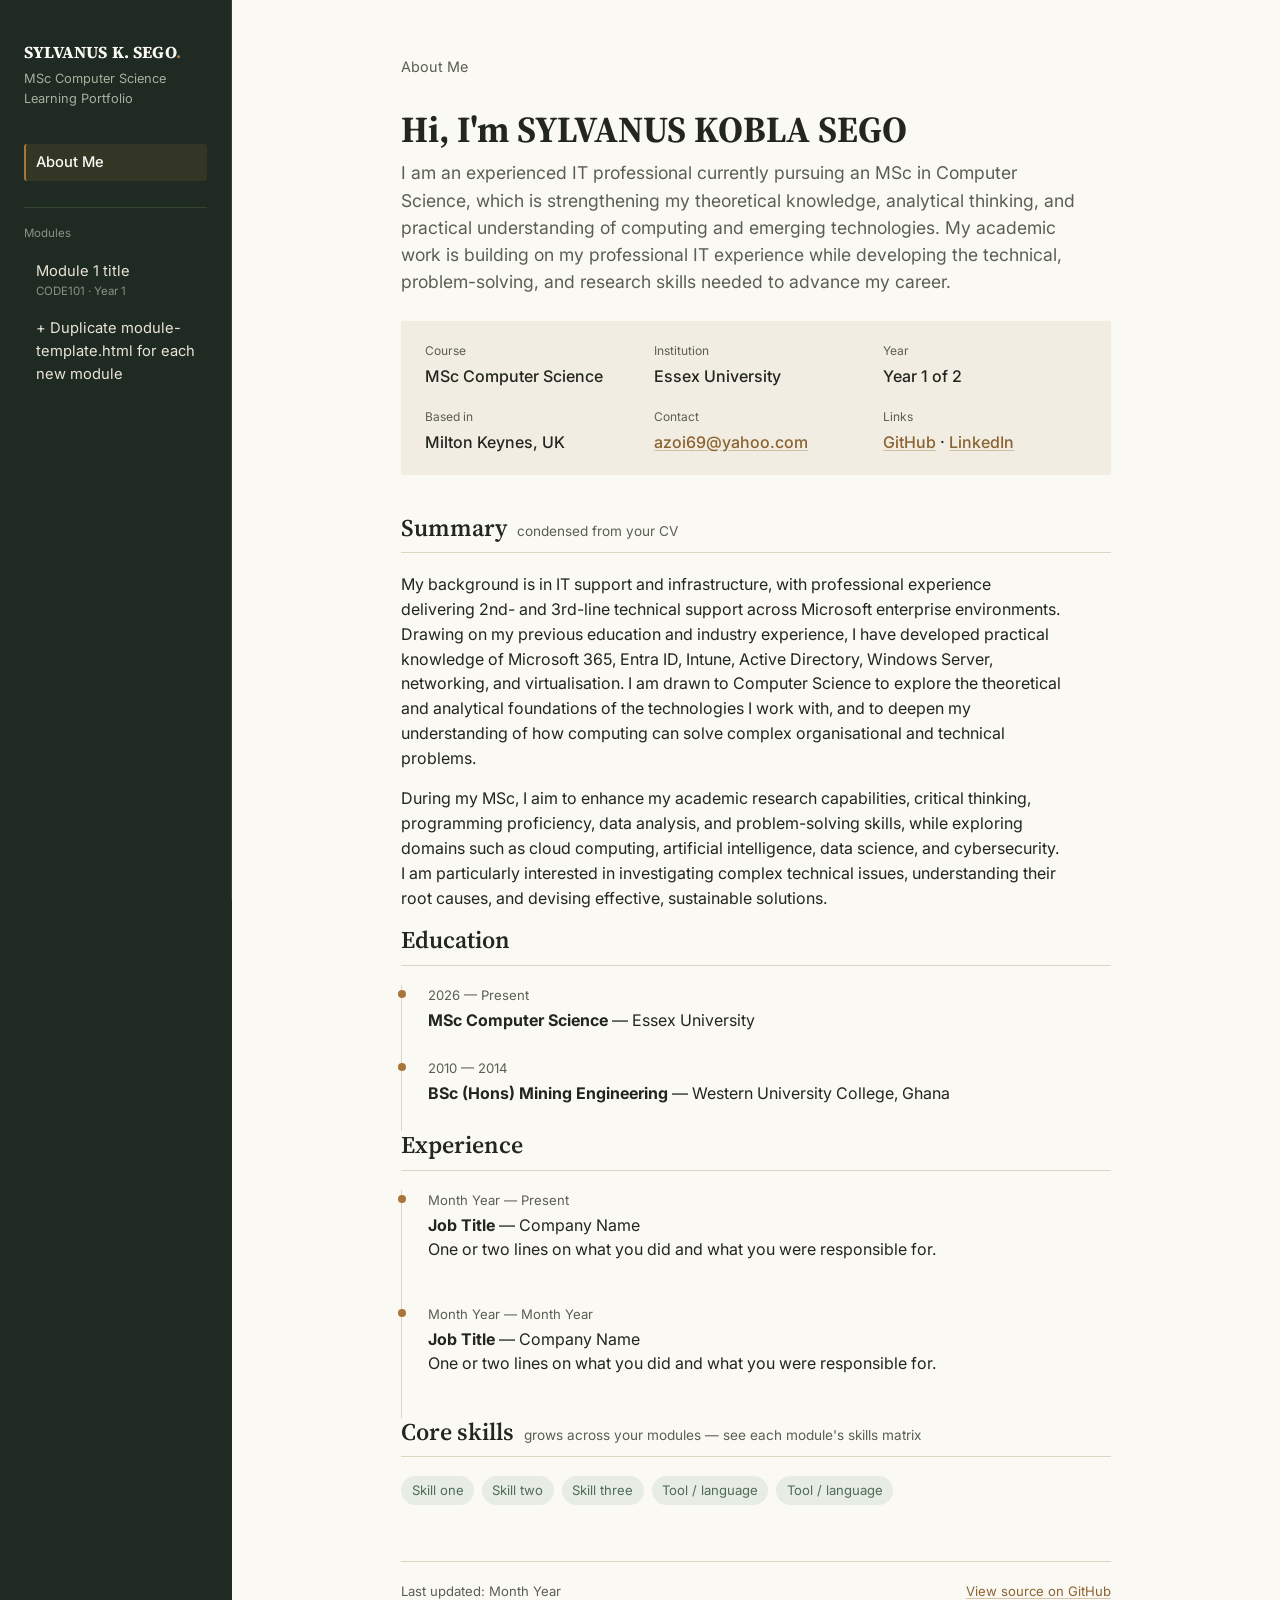
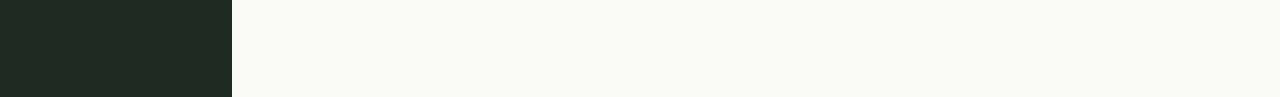
<file: index.html>
<!DOCTYPE html>
<html lang="en">
<head>
<meta charset="UTF-8">
<meta name="viewport" content="width=device-width, initial-scale=1.0">
<title>About Me — Learning Portfolio</title>
<link rel="stylesheet" href="styles.css">
</head>
<body>
<div class="shell">

  <!-- ============ SPINE / NAV — copy this block, unchanged, onto every page ============ -->
  <aside class="spine">
    <p class="spine__mark">SYLVANUS K. SEGO<span>.</span></p>
    <p class="spine__role">MSc Computer Science 
      Learning Portfolio</p>

    <nav aria-label="Portfolio navigation">
      <ul>
        <li><a href="index.html" class="is-current">About Me</a></li>
      </ul>

      <p class="spine__section-label">Modules</p>
      <ul>
        <li>
          <a href="module-1.html">
            Module 1 title
            <span class="spine__module-code">CODE101 · Year 1</span>
          </a>
        </li>
        <li>
          <a href="module-template.html">
            + Duplicate module-template.html for each new module
          </a>
        </li>
      </ul>
    </nav>
  </aside>
  <!-- ============ END SPINE ============ -->

  <main class="page">
    <div class="page__inner">

      <p class="kicker">About Me</p>
      <h1>Hi, I'm SYLVANUS KOBLA SEGO</h1>
      <p class="lede">
        I am an experienced IT professional currently pursuing an MSc in Computer Science, 
        which is strengthening my theoretical knowledge, analytical thinking, and practical 
        understanding of computing and emerging technologies. My academic work is building on 
        my professional IT experience while developing the technical, problem-solving, and 
        research skills needed to advance my career.
      </p>

      <dl class="meta-grid">
        <div>
          <dt>Course</dt>
          <dd>MSc Computer Science</dd>
        </div>
        <div>
          <dt>Institution</dt>
          <dd>Essex University</dd>
        </div>
        <div>
          <dt>Year</dt>
          <dd>Year 1 of 2</dd>
        </div>
        <div>
          <dt>Based in</dt>
          <dd>Milton Keynes, UK</dd>
        </div>
        <div>
          <dt>Contact</dt>
          <dd><a href="mailto:azoi69@yahoo.com">azoi69@yahoo.com</a></dd>
        </div>
        <div>
          <dt>Links</dt>
          <dd><a href="https://github.com/siva-tadigh">GitHub</a> · <a href="https://linkedin.com/in/yourusername">LinkedIn</a></dd>
        </div>
      </dl>

      <section>
        <div class="section-heading">
          <h2>Summary</h2>
          <span class="hint">condensed from your CV</span>
        </div>
        <p>
          My background is in IT support and infrastructure, with professional experience 
          delivering 2nd- and 3rd-line technical support across Microsoft enterprise 
          environments. Drawing on my previous education and industry experience, I have developed 
          practical knowledge of Microsoft 365, Entra ID, Intune, Active Directory, Windows 
          Server, networking, and virtualisation. I am drawn to Computer Science to explore the 
          theoretical and analytical foundations of the technologies I work with, and to
          deepen my understanding of how computing can solve complex organisational and 
          technical problems.
        </p>
        <p>
         During my MSc, I aim to enhance my academic research capabilities, critical thinking,
         programming proficiency, data analysis, and problem-solving skills, while exploring 
         domains such as cloud computing, artificial intelligence, data science, and 
         cybersecurity. I am particularly interested in investigating complex technical 
         issues, understanding their root causes, and devising effective, sustainable solutions.
        </p>
      </section>

      <section>
        <div class="section-heading">
          <h2>Education</h2>
        </div>
        <ul class="timeline">
          <li>
            <span class="when">2026 — Present</span>
            <strong>MSc Computer Science</strong> — Essex University
          </li>
          <li>
            <span class="when">2010 — 2014</span>
            <strong>BSc (Hons) Mining Engineering</strong> — Western University College, Ghana
          </li>
        </ul>
      </section>

      <section>
        <div class="section-heading">
          <h2>Experience</h2>
        </div>
        <ul class="timeline">
          <li>
            <span class="when">Month Year — Present</span>
            <strong>Job Title</strong> — Company Name
            <p>One or two lines on what you did and what you were responsible for.</p>
          </li>
          <li>
            <span class="when">Month Year — Month Year</span>
            <strong>Job Title</strong> — Company Name
            <p>One or two lines on what you did and what you were responsible for.</p>
          </li>
        </ul>
      </section>

      <section>
        <div class="section-heading">
          <h2>Core skills</h2>
          <span class="hint">grows across your modules — see each module's skills matrix</span>
        </div>
        <div class="tag-row">
          <span class="tag">Skill one</span>
          <span class="tag">Skill two</span>
          <span class="tag">Skill three</span>
          <span class="tag">Tool / language</span>
          <span class="tag">Tool / language</span>
        </div>
      </section>

      <footer class="page-footer">
        <span>Last updated: Month Year</span>
        <span><a href="https://github.com/yourusername/yourrepo">View source on GitHub</a></span>
      </footer>

    </div>
  </main>
</div>
</body>
</html>
</file>
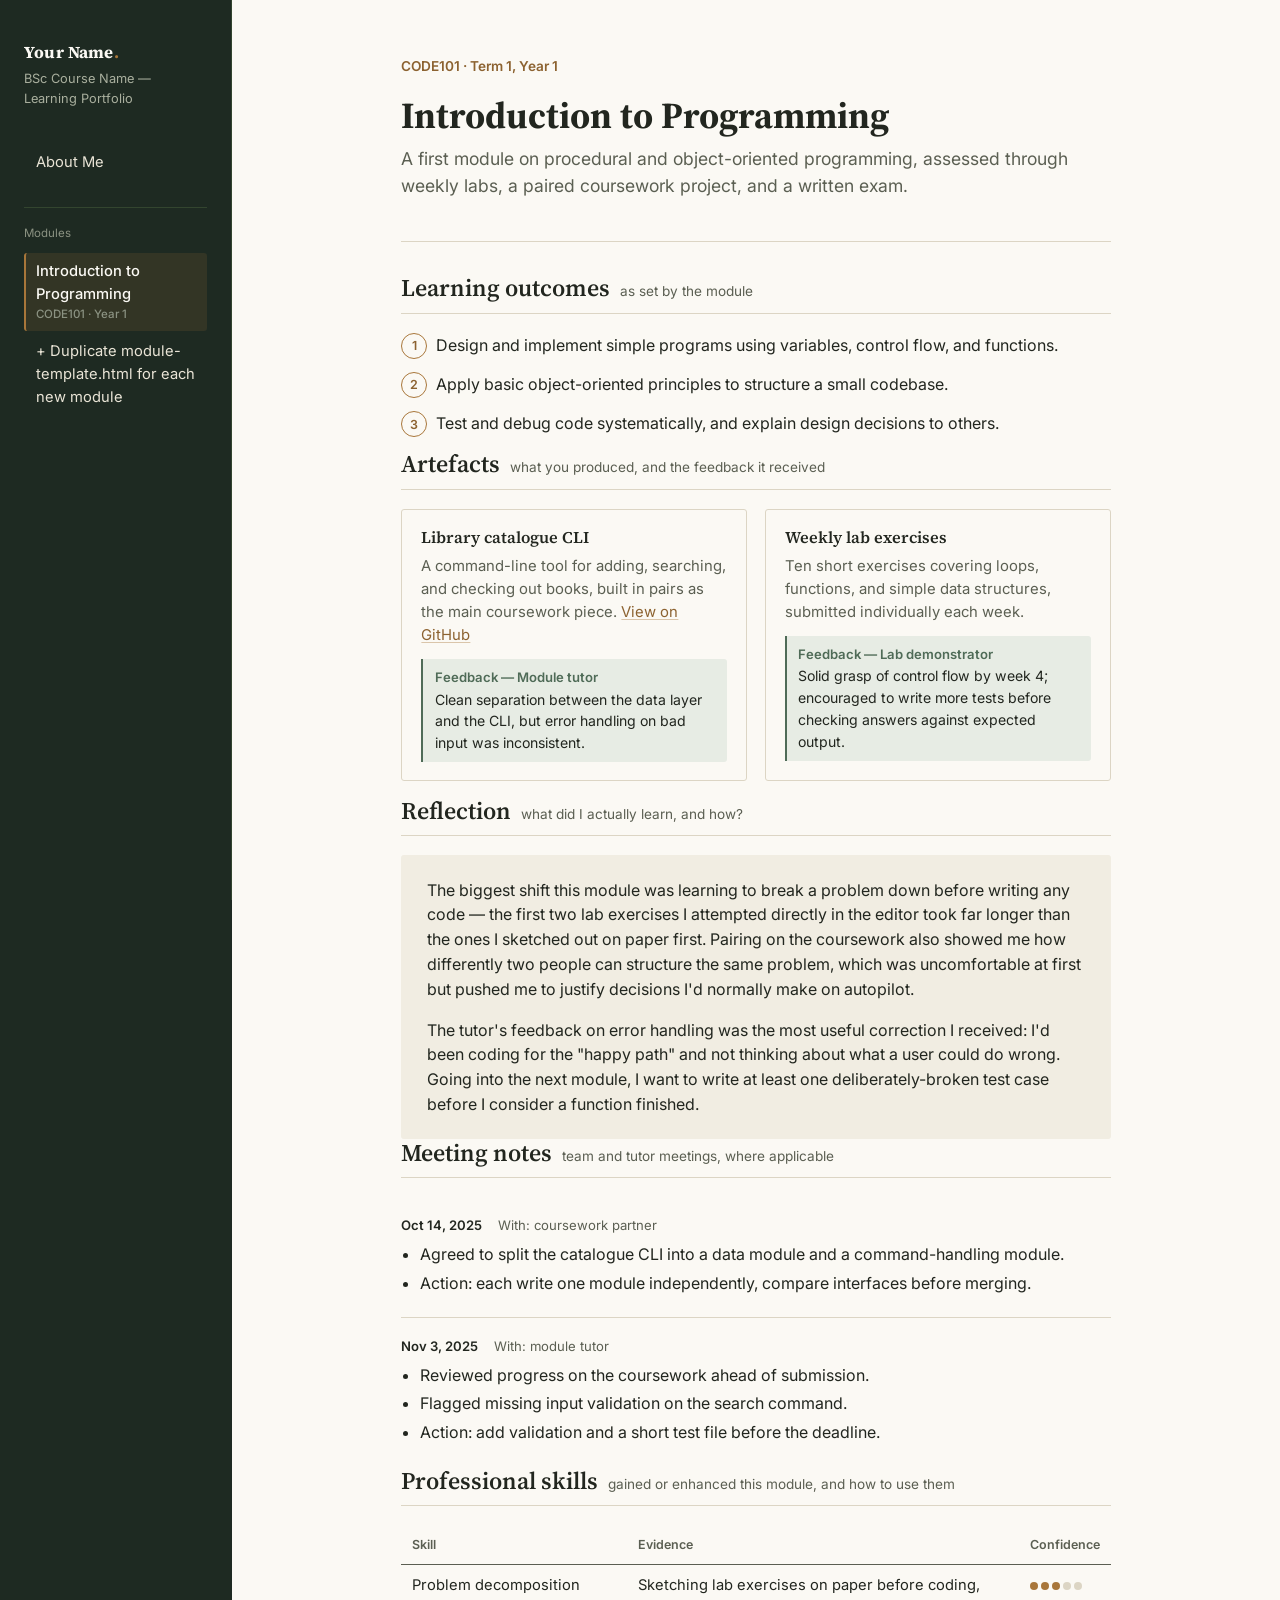
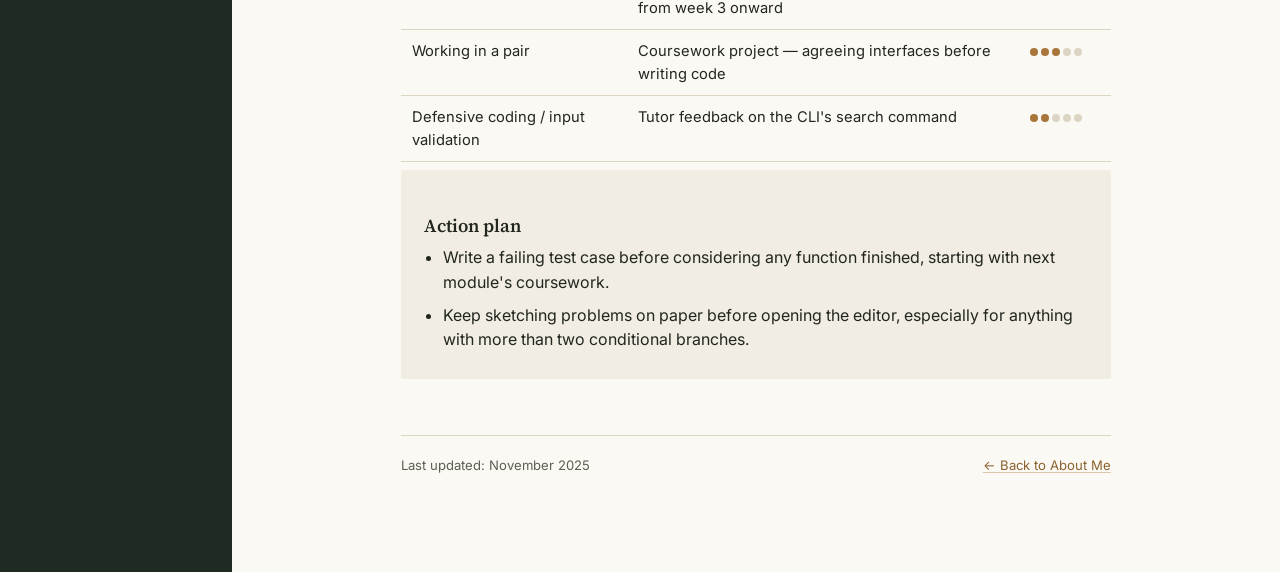
<file: module-1.html>
<!DOCTYPE html>
<html lang="en">
<head>
<meta charset="UTF-8">
<meta name="viewport" content="width=device-width, initial-scale=1.0">
<title>Introduction to Programming — Learning Portfolio</title>
<link rel="stylesheet" href="styles.css">
</head>
<body>
<div class="shell">

  <!-- ============ SPINE / NAV ============
       Copy this whole block onto every page. Only change which <li> has
       class="is-current", and add a new <li> here whenever you add a module. -->
  <aside class="spine">
    <p class="spine__mark">Your Name<span>.</span></p>
    <p class="spine__role">BSc Course Name — Learning Portfolio</p>

    <nav aria-label="Portfolio navigation">
      <ul>
        <li><a href="index.html">About Me</a></li>
      </ul>

      <p class="spine__section-label">Modules</p>
      <ul>
        <li>
          <a href="module-1.html" class="is-current">
            Introduction to Programming
            <span class="spine__module-code">CODE101 · Year 1</span>
          </a>
        </li>
        <li>
          <a href="module-template.html">
            + Duplicate module-template.html for each new module
          </a>
        </li>
      </ul>
    </nav>
  </aside>
  <!-- ============ END SPINE ============ -->

  <main class="page">
    <div class="page__inner">

      <div class="module-header">
        <p class="code">CODE101 · Term 1, Year 1</p>
        <h1>Introduction to Programming</h1>
        <p class="lede">
          A first module on procedural and object-oriented programming, assessed
          through weekly labs, a paired coursework project, and a written exam.
        </p>
      </div>

      <!-- 1. LEARNING OUTCOMES ================================================= -->
      <section id="outcomes">
        <div class="section-heading">
          <h2>Learning outcomes</h2>
          <span class="hint">as set by the module</span>
        </div>
        <ol class="outcome-list">
          <li>Design and implement simple programs using variables, control flow, and functions.</li>
          <li>Apply basic object-oriented principles to structure a small codebase.</li>
          <li>Test and debug code systematically, and explain design decisions to others.</li>
        </ol>
      </section>

      <!-- 2. ARTEFACTS ========================================================== -->
      <section id="artefacts">
        <div class="section-heading">
          <h2>Artefacts</h2>
          <span class="hint">what you produced, and the feedback it received</span>
        </div>
        <div class="artefact-grid">

          <article class="artefact-card">
            <h3>Library catalogue CLI</h3>
            <p class="desc">
              A command-line tool for adding, searching, and checking out books, built
              in pairs as the main coursework piece.
              <a href="https://github.com/yourusername/library-cli">View on GitHub</a>
            </p>
            <div class="feedback">
              <span class="who">Feedback — Module tutor</span>
              Clean separation between the data layer and the CLI, but error handling
              on bad input was inconsistent.
            </div>
          </article>

          <article class="artefact-card">
            <h3>Weekly lab exercises</h3>
            <p class="desc">
              Ten short exercises covering loops, functions, and simple data structures,
              submitted individually each week.
            </p>
            <div class="feedback">
              <span class="who">Feedback — Lab demonstrator</span>
              Solid grasp of control flow by week 4; encouraged to write more tests
              before checking answers against expected output.
            </div>
          </article>

        </div>
      </section>

      <!-- 3. REFLECTIVE PIECE =================================================== -->
      <section id="reflection">
        <div class="section-heading">
          <h2>Reflection</h2>
          <span class="hint">what did I actually learn, and how?</span>
        </div>
        <div class="reflection">
          <p>
            The biggest shift this module was learning to break a problem down before
            writing any code — the first two lab exercises I attempted directly in the
            editor took far longer than the ones I sketched out on paper first.
            Pairing on the coursework also showed me how differently two people can
            structure the same problem, which was uncomfortable at first but pushed me
            to justify decisions I'd normally make on autopilot.
          </p>
          <p>
            The tutor's feedback on error handling was the most useful correction I
            received: I'd been coding for the "happy path" and not thinking about what
            a user could do wrong. Going into the next module, I want to write at least
            one deliberately-broken test case before I consider a function finished.
          </p>
        </div>
      </section>

      <!-- 4. MEETING NOTES ====================================================== -->
      <section id="meetings">
        <div class="section-heading">
          <h2>Meeting notes</h2>
          <span class="hint">team and tutor meetings, where applicable</span>
        </div>

        <div class="log-entry">
          <div class="log-entry__meta">
            <span class="date">Oct 14, 2025</span>
            <span>With: coursework partner</span>
          </div>
          <ul>
            <li>Agreed to split the catalogue CLI into a data module and a command-handling module.</li>
            <li>Action: each write one module independently, compare interfaces before merging.</li>
          </ul>
        </div>

        <div class="log-entry">
          <div class="log-entry__meta">
            <span class="date">Nov 3, 2025</span>
            <span>With: module tutor</span>
          </div>
          <ul>
            <li>Reviewed progress on the coursework ahead of submission.</li>
            <li>Flagged missing input validation on the search command.</li>
            <li>Action: add validation and a short test file before the deadline.</li>
          </ul>
        </div>
      </section>

      <!-- 5. PROFESSIONAL SKILLS MATRIX + ACTION PLAN ========================== -->
      <section id="skills">
        <div class="section-heading">
          <h2>Professional skills</h2>
          <span class="hint">gained or enhanced this module, and how to use them</span>
        </div>

        <table class="skills-matrix">
          <thead>
            <tr>
              <th>Skill</th>
              <th>Evidence</th>
              <th>Confidence</th>
            </tr>
          </thead>
          <tbody>
            <tr>
              <td>Problem decomposition</td>
              <td>Sketching lab exercises on paper before coding, from week 3 onward</td>
              <td>
                <span class="rating" aria-label="3 out of 5">
                  <i class="filled"></i><i class="filled"></i><i class="filled"></i><i></i><i></i>
                </span>
              </td>
            </tr>
            <tr>
              <td>Working in a pair</td>
              <td>Coursework project — agreeing interfaces before writing code</td>
              <td>
                <span class="rating" aria-label="3 out of 5">
                  <i class="filled"></i><i class="filled"></i><i class="filled"></i><i></i><i></i>
                </span>
              </td>
            </tr>
            <tr>
              <td>Defensive coding / input validation</td>
              <td>Tutor feedback on the CLI's search command</td>
              <td>
                <span class="rating" aria-label="2 out of 5">
                  <i class="filled"></i><i class="filled"></i><i></i><i></i><i></i>
                </span>
              </td>
            </tr>
          </tbody>
        </table>

        <div class="action-plan">
          <h3>Action plan</h3>
          <ul>
            <li>Write a failing test case before considering any function finished, starting with next module's coursework.</li>
            <li>Keep sketching problems on paper before opening the editor, especially for anything with more than two conditional branches.</li>
          </ul>
        </div>
      </section>

      <footer class="page-footer">
        <span>Last updated: November 2025</span>
        <span><a href="index.html">← Back to About Me</a></span>
      </footer>

    </div>
  </main>
</div>
</body>
</html>
</file>
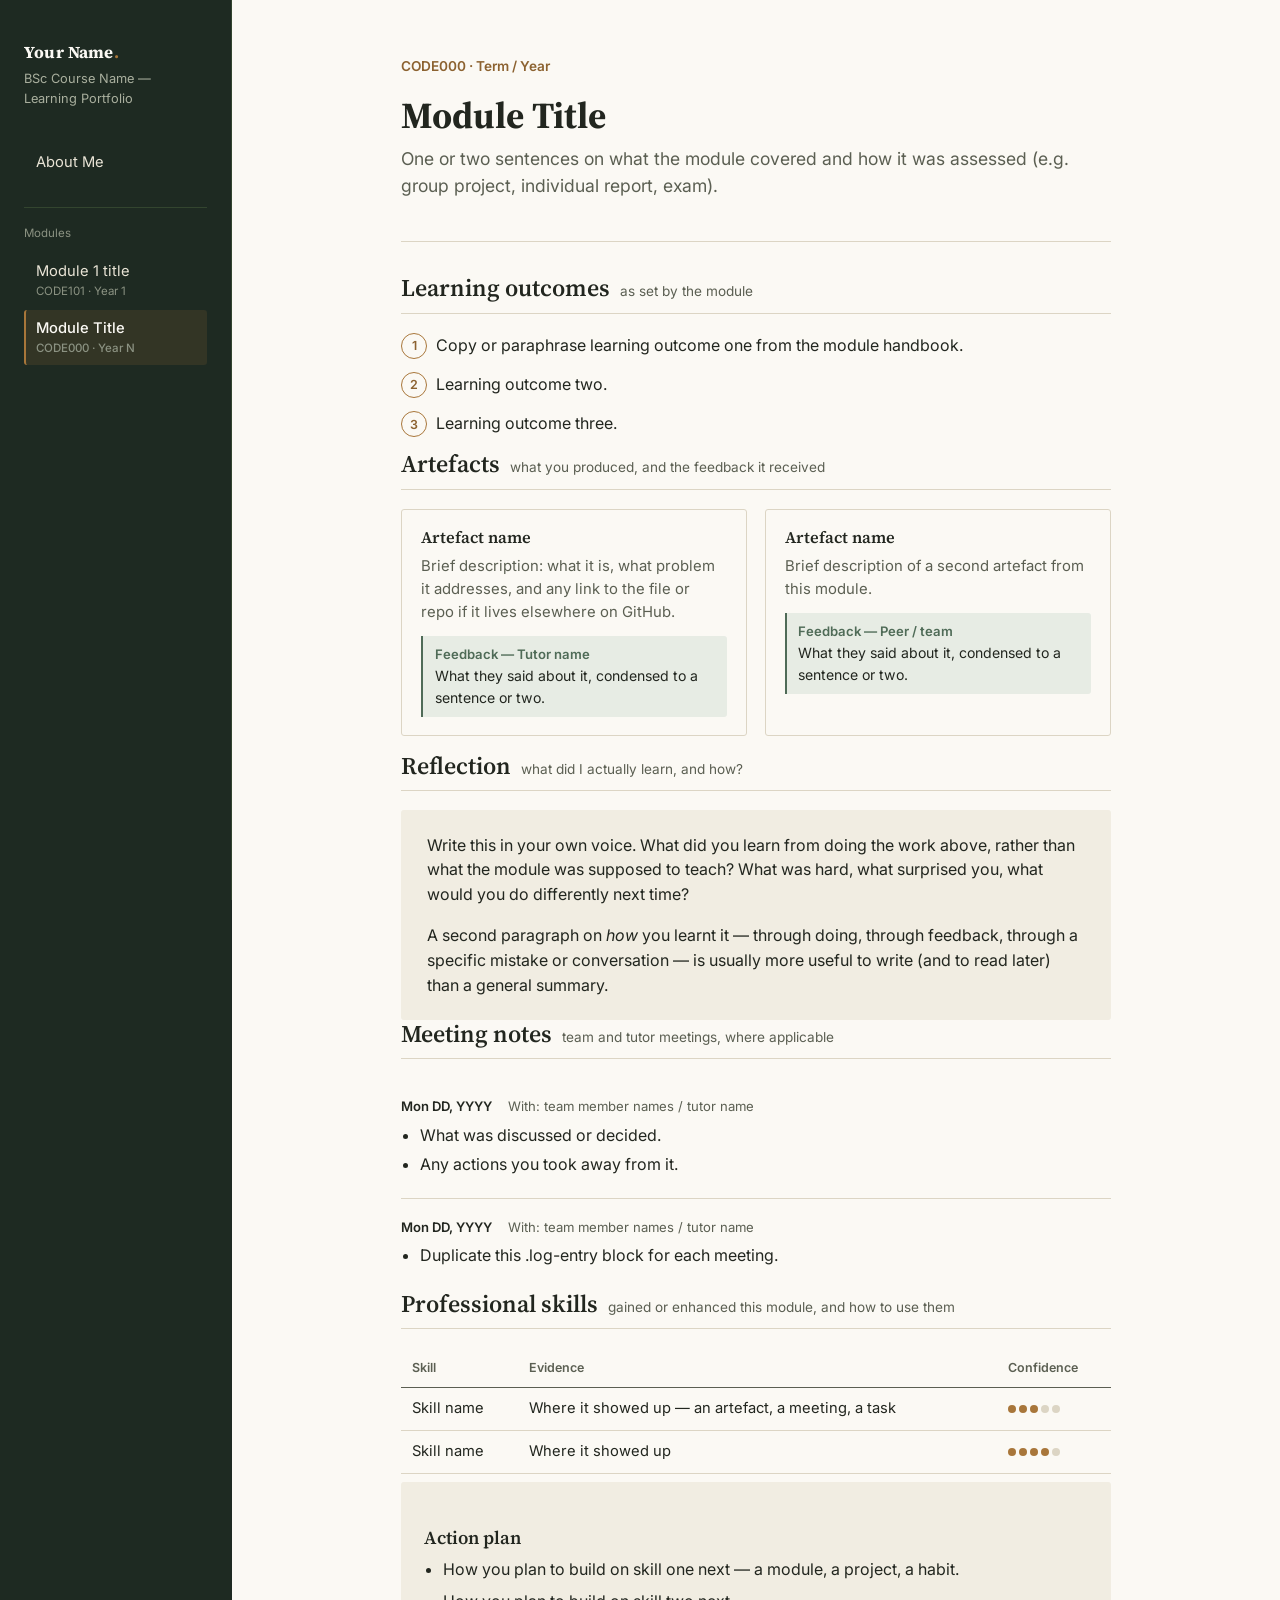
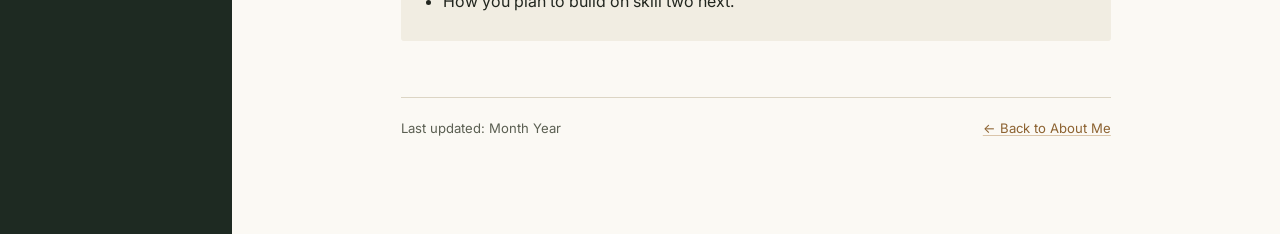
<file: module-template.html>
<!DOCTYPE html>
<html lang="en">
<head>
<meta charset="UTF-8">
<meta name="viewport" content="width=device-width, initial-scale=1.0">
<!-- Rename the <title> and update every "Module Title" / "CODE000" placeholder below -->
<title>Module Title — Learning Portfolio</title>
<link rel="stylesheet" href="styles.css">
</head>
<body>
<div class="shell">

  <!-- ============ SPINE / NAV ============
       Copy this whole block onto every page. Only change which <li> has
       class="is-current", and add a new <li> here whenever you add a module. -->
  <aside class="spine">
    <p class="spine__mark">Your Name<span>.</span></p>
    <p class="spine__role">BSc Course Name — Learning Portfolio</p>

    <nav aria-label="Portfolio navigation">
      <ul>
        <li><a href="index.html">About Me</a></li>
      </ul>

      <p class="spine__section-label">Modules</p>
      <ul>
        <li>
          <a href="module-1.html">
            Module 1 title
            <span class="spine__module-code">CODE101 · Year 1</span>
          </a>
        </li>
        <li>
          <a href="module-template.html" class="is-current">
            Module Title
            <span class="spine__module-code">CODE000 · Year N</span>
          </a>
        </li>
      </ul>
    </nav>
  </aside>
  <!-- ============ END SPINE ============ -->

  <main class="page">
    <div class="page__inner">

      <div class="module-header">
        <p class="code">CODE000 · Term / Year</p>
        <h1>Module Title</h1>
        <p class="lede">
          One or two sentences on what the module covered and how it was assessed
          (e.g. group project, individual report, exam).
        </p>
      </div>

      <!-- 1. LEARNING OUTCOMES ================================================= -->
      <section id="outcomes">
        <div class="section-heading">
          <h2>Learning outcomes</h2>
          <span class="hint">as set by the module</span>
        </div>
        <ol class="outcome-list">
          <li>Copy or paraphrase learning outcome one from the module handbook.</li>
          <li>Learning outcome two.</li>
          <li>Learning outcome three.</li>
        </ol>
      </section>

      <!-- 2. ARTEFACTS ========================================================== -->
      <section id="artefacts">
        <div class="section-heading">
          <h2>Artefacts</h2>
          <span class="hint">what you produced, and the feedback it received</span>
        </div>
        <div class="artefact-grid">

          <article class="artefact-card">
            <h3>Artefact name</h3>
            <p class="desc">
              Brief description: what it is, what problem it addresses, and any link
              to the file or repo if it lives elsewhere on GitHub.
            </p>
            <div class="feedback">
              <span class="who">Feedback — Tutor name</span>
              What they said about it, condensed to a sentence or two.
            </div>
          </article>

          <article class="artefact-card">
            <h3>Artefact name</h3>
            <p class="desc">
              Brief description of a second artefact from this module.
            </p>
            <div class="feedback">
              <span class="who">Feedback — Peer / team</span>
              What they said about it, condensed to a sentence or two.
            </div>
          </article>

          <!-- Duplicate the <article class="artefact-card"> block for each artefact.
               If an artefact received no feedback yet, just delete the .feedback div. -->

        </div>
      </section>

      <!-- 3. REFLECTIVE PIECE =================================================== -->
      <section id="reflection">
        <div class="section-heading">
          <h2>Reflection</h2>
          <span class="hint">what did I actually learn, and how?</span>
        </div>
        <div class="reflection">
          <p>
            Write this in your own voice. What did you learn from doing the work
            above, rather than what the module was supposed to teach? What was hard,
            what surprised you, what would you do differently next time?
          </p>
          <p>
            A second paragraph on <em>how</em> you learnt it — through doing, through
            feedback, through a specific mistake or conversation — is usually more
            useful to write (and to read later) than a general summary.
          </p>
        </div>
      </section>

      <!-- 4. MEETING NOTES ====================================================== -->
      <section id="meetings">
        <div class="section-heading">
          <h2>Meeting notes</h2>
          <span class="hint">team and tutor meetings, where applicable</span>
        </div>

        <div class="log-entry">
          <div class="log-entry__meta">
            <span class="date">Mon DD, YYYY</span>
            <span>With: team member names / tutor name</span>
          </div>
          <ul>
            <li>What was discussed or decided.</li>
            <li>Any actions you took away from it.</li>
          </ul>
        </div>

        <div class="log-entry">
          <div class="log-entry__meta">
            <span class="date">Mon DD, YYYY</span>
            <span>With: team member names / tutor name</span>
          </div>
          <ul>
            <li>Duplicate this .log-entry block for each meeting.</li>
          </ul>
        </div>

        <!-- If a module had no meetings, delete this whole <section>. -->
      </section>

      <!-- 5. PROFESSIONAL SKILLS MATRIX + ACTION PLAN ========================== -->
      <section id="skills">
        <div class="section-heading">
          <h2>Professional skills</h2>
          <span class="hint">gained or enhanced this module, and how to use them</span>
        </div>

        <table class="skills-matrix">
          <thead>
            <tr>
              <th>Skill</th>
              <th>Evidence</th>
              <th>Confidence</th>
            </tr>
          </thead>
          <tbody>
            <tr>
              <td>Skill name</td>
              <td>Where it showed up — an artefact, a meeting, a task</td>
              <td>
                <span class="rating" aria-label="3 out of 5">
                  <i class="filled"></i><i class="filled"></i><i class="filled"></i><i></i><i></i>
                </span>
              </td>
            </tr>
            <tr>
              <td>Skill name</td>
              <td>Where it showed up</td>
              <td>
                <span class="rating" aria-label="4 out of 5">
                  <i class="filled"></i><i class="filled"></i><i class="filled"></i><i class="filled"></i><i></i>
                </span>
              </td>
            </tr>
            <!-- Add one <tr> per skill. To change the dot count, add/remove
                 <i class="filled"></i> or <i></i> and update the aria-label. -->
          </tbody>
        </table>

        <div class="action-plan">
          <h3>Action plan</h3>
          <ul>
            <li>How you plan to build on skill one next — a module, a project, a habit.</li>
            <li>How you plan to build on skill two next.</li>
          </ul>
        </div>
      </section>

      <footer class="page-footer">
        <span>Last updated: Month Year</span>
        <span><a href="index.html">← Back to About Me</a></span>
      </footer>

    </div>
  </main>
</div>
</body>
</html>
</file>
<file: styles.css>
/* ===================================================================
   Learning Portfolio — shared stylesheet
   Concept: the site is a bound notebook. The dark "spine" on the left
   is the nav (chapter tabs); the warm paper area is the page content.
   =================================================================== */

@import url('https://fonts.googleapis.com/css2?family=Source+Serif+4:opsz,wght@8..60,400;8..60,600;8..60,700&family=Inter:wght@400;500;600&display=swap');

:root{
  --cover: #1E2A22;      /* notebook cover / spine */
  --cover-line: #33452F; /* hairline on the spine */
  --paper: #FBF9F4;      /* page background */
  --paper-shade: #F1EDE2;/* recessed panels on the page */
  --ink: #22261F;        /* body text */
  --ink-soft: #5B5F52;   /* secondary text */
  --accent: #A8763A;     /* brass — links, markers, current chapter */
  --accent-dark: #8C6230;
  --moss: #4F6B57;       /* skill tags, secondary accent */
  --moss-bg: #E7ECE4;
  --rule: #DCD5C4;       /* hairline rules on paper */
  --paper-on-cover: #E9E4D6; /* text on the dark spine */
  --radius: 3px;
  --serif: "Source Serif 4", Georgia, serif;
  --sans: "Inter", -apple-system, BlinkMacSystemFont, "Segoe UI", sans-serif;
}

*{ box-sizing: border-box; }

html{ scroll-behavior: smooth; }

body{
  margin: 0;
  font-family: var(--sans);
  color: var(--ink);
  background: var(--cover);
  line-height: 1.55;
}

a{ color: var(--accent-dark); text-decoration-color: rgba(168,118,58,0.4); text-underline-offset: 2px; }
a:hover{ color: var(--accent); }
a:focus-visible, button:focus-visible, summary:focus-visible{
  outline: 2px solid var(--accent);
  outline-offset: 2px;
}

/* ---------- Layout shell: spine + page ---------- */

.shell{
  display: flex;
  min-height: 100vh;
}

.spine{
  flex: 0 0 232px;
  background: var(--cover);
  color: var(--paper-on-cover);
  padding: 2.5rem 1.5rem 2rem;
  position: sticky;
  top: 0;
  height: 100vh;
  overflow-y: auto;
  border-right: 1px solid var(--cover-line);
}

.spine__mark{
  font-family: var(--serif);
  font-weight: 700;
  font-size: 1.05rem;
  color: var(--paper);
  letter-spacing: 0.01em;
  margin: 0 0 0.2rem;
}

.spine__mark span{ color: var(--accent); }

.spine__role{
  font-size: 0.8rem;
  color: #A9AF9E;
  margin: 0 0 2.2rem;
}

.spine__section-label{
  font-size: 0.72rem;
  color: #8B9282;
  margin: 1.6rem 0 0.6rem;
  padding-top: 1.1rem;
  border-top: 1px solid var(--cover-line);
}

.spine nav ul{
  list-style: none;
  margin: 0;
  padding: 0;
}

.spine nav li + li{ margin-top: 0.15rem; }

.spine nav a{
  display: block;
  padding: 0.45rem 0.6rem;
  border-radius: var(--radius);
  color: var(--paper-on-cover);
  text-decoration: none;
  font-size: 0.92rem;
  border-left: 2px solid transparent;
  transition: background 0.15s ease, border-color 0.15s ease;
}

.spine nav a:hover{ background: rgba(255,255,255,0.05); }

.spine nav a.is-current{
  color: var(--paper);
  border-left-color: var(--accent);
  background: rgba(168,118,58,0.15);
  font-weight: 500;
}

.spine__module-code{
  display: block;
  font-size: 0.72rem;
  color: #8B9282;
}

.page{
  flex: 1;
  background: var(--paper);
  min-width: 0;
}

.page__inner{
  max-width: 780px;
  margin: 0 auto;
  padding: 3.5rem 2.2rem 6rem;
}

/* ---------- Typography ---------- */

h1, h2, h3{
  font-family: var(--serif);
  color: var(--ink);
  line-height: 1.2;
  margin: 0 0 0.5rem;
}

h1{ font-size: 2.3rem; font-weight: 700; }
h2{ font-size: 1.5rem; font-weight: 600; margin-top: 3rem; }
h3{ font-size: 1.15rem; font-weight: 600; margin-top: 1.6rem; }

.kicker{
  font-family: var(--sans);
  font-size: 0.9rem;
  color: var(--ink-soft);
  margin: 0 0 1.8rem;
}

p{ margin: 0 0 1rem; max-width: 66ch; }

.lede{
  font-size: 1.1rem;
  color: var(--ink-soft);
  max-width: 62ch;
}

section + section{ margin-top: 0; }

.section-heading{
  display: flex;
  align-items: baseline;
  gap: 0.6rem;
  border-bottom: 1px solid var(--rule);
  padding-bottom: 0.6rem;
  margin-bottom: 1.2rem;
}

.section-heading h2{ margin: 0; }

.section-heading .hint{
  font-size: 0.85rem;
  color: var(--ink-soft);
  font-family: var(--sans);
}

/* ---------- About page: CV summary ---------- */

.meta-grid{
  display: grid;
  grid-template-columns: repeat(auto-fit, minmax(160px, 1fr));
  gap: 1.2rem 1.6rem;
  margin: 1.6rem 0 2.4rem;
  padding: 1.3rem 1.5rem;
  background: var(--paper-shade);
  border-radius: var(--radius);
}

.meta-grid dt{
  font-size: 0.75rem;
  color: var(--ink-soft);
  margin-bottom: 0.2rem;
}

.meta-grid dd{
  margin: 0;
  font-weight: 500;
}

.timeline{
  list-style: none;
  margin: 0;
  padding: 0;
  border-left: 1px solid var(--rule);
}

.timeline li{
  position: relative;
  padding: 0 0 1.6rem 1.6rem;
}

.timeline li::before{
  content: "";
  position: absolute;
  left: -4.5px;
  top: 0.3rem;
  width: 8px;
  height: 8px;
  border-radius: 50%;
  background: var(--accent);
}

.timeline .when{
  display: block;
  font-size: 0.82rem;
  color: var(--ink-soft);
  margin-bottom: 0.15rem;
}

.tag-row{
  display: flex;
  flex-wrap: wrap;
  gap: 0.5rem;
  margin: 0.4rem 0 0;
}

.tag{
  display: inline-block;
  font-size: 0.82rem;
  padding: 0.25rem 0.65rem;
  background: var(--moss-bg);
  color: var(--moss);
  border-radius: 999px;
}

/* ---------- Module pages ---------- */

.module-header{
  border-bottom: 1px solid var(--rule);
  padding-bottom: 1.6rem;
  margin-bottom: 2rem;
}

.module-header .code{
  font-size: 0.85rem;
  color: var(--accent-dark);
  font-weight: 600;
}

.outcome-list{
  margin: 0;
  padding: 0;
  list-style: none;
  counter-reset: outcome;
}

.outcome-list li{
  counter-increment: outcome;
  position: relative;
  padding-left: 2.2rem;
  margin-bottom: 0.9rem;
}

.outcome-list li::before{
  content: counter(outcome);
  position: absolute;
  left: 0;
  top: 0;
  width: 1.5rem;
  height: 1.5rem;
  border: 1px solid var(--accent);
  color: var(--accent-dark);
  border-radius: 50%;
  font-size: 0.78rem;
  font-family: var(--sans);
  font-weight: 600;
  display: flex;
  align-items: center;
  justify-content: center;
}

.artefact-grid{
  display: grid;
  grid-template-columns: repeat(auto-fit, minmax(220px, 1fr));
  gap: 1.1rem;
  margin: 0 0 1rem;
}

.artefact-card{
  border: 1px solid var(--rule);
  border-radius: var(--radius);
  padding: 1.1rem 1.2rem;
  background: var(--paper);
}

.artefact-card h3{ margin-top: 0; font-size: 1.02rem; }

.artefact-card .desc{ font-size: 0.93rem; color: var(--ink-soft); margin-bottom: 0.7rem; }

.feedback{
  font-size: 0.88rem;
  border-left: 2px solid var(--moss);
  padding-left: 0.7rem;
  color: var(--ink);
  background: var(--moss-bg);
  padding: 0.5rem 0.7rem;
  border-radius: 0 var(--radius) var(--radius) 0;
}

.feedback .who{ font-weight: 600; display: block; margin-bottom: 0.1rem; font-size: 0.82rem; color: var(--moss); }

.reflection{
  background: var(--paper-shade);
  padding: 1.4rem 1.6rem;
  border-radius: var(--radius);
}

.reflection p:last-child{ margin-bottom: 0; }

.log-entry{
  border-bottom: 1px solid var(--rule);
  padding: 1.1rem 0;
}

.log-entry:last-child{ border-bottom: none; }

.log-entry__meta{
  display: flex;
  gap: 1rem;
  flex-wrap: wrap;
  font-size: 0.82rem;
  color: var(--ink-soft);
  margin-bottom: 0.4rem;
}

.log-entry__meta .date{ font-weight: 600; color: var(--ink); }

.log-entry ul{ margin: 0.4rem 0 0; padding-left: 1.2rem; }
.log-entry li{ margin-bottom: 0.25rem; }

table.skills-matrix{
  width: 100%;
  border-collapse: collapse;
  font-size: 0.92rem;
  margin-bottom: 0.5rem;
}

.skills-matrix th, .skills-matrix td{
  text-align: left;
  padding: 0.6rem 0.7rem;
  border-bottom: 1px solid var(--rule);
  vertical-align: top;
}

.skills-matrix th{
  font-size: 0.78rem;
  color: var(--ink-soft);
  font-weight: 600;
  border-bottom: 1px solid var(--ink-soft);
}

.rating{
  display: inline-flex;
  gap: 3px;
}

.rating i{
  width: 8px; height: 8px; border-radius: 50%;
  background: var(--rule);
  display: inline-block;
}

.rating i.filled{ background: var(--accent); }

.action-plan{
  background: var(--paper-shade);
  padding: 1.2rem 1.4rem;
  border-radius: var(--radius);
}

.action-plan ul{ margin: 0; padding-left: 1.2rem; }
.action-plan li{ margin-bottom: 0.5rem; }

footer.page-footer{
  margin-top: 3.5rem;
  padding-top: 1.2rem;
  border-top: 1px solid var(--rule);
  font-size: 0.82rem;
  color: var(--ink-soft);
  display: flex;
  justify-content: space-between;
  gap: 1rem;
  flex-wrap: wrap;
}

/* ---------- Mobile: spine collapses to a top bar ---------- */

@media (max-width: 820px){
  .shell{ flex-direction: column; }

  .spine{
    position: static;
    height: auto;
    width: 100%;
    flex: none;
    padding: 1.4rem 1.4rem 1.2rem;
    border-right: none;
    border-bottom: 1px solid var(--cover-line);
  }

  .spine__section-label:first-of-type{ border-top: none; padding-top: 0; }

  .page__inner{ padding: 2.4rem 1.3rem 4rem; }

  h1{ font-size: 1.9rem; }
}

@media (prefers-reduced-motion: reduce){
  html{ scroll-behavior: auto; }
  *{ transition: none !important; }
}
</file>
